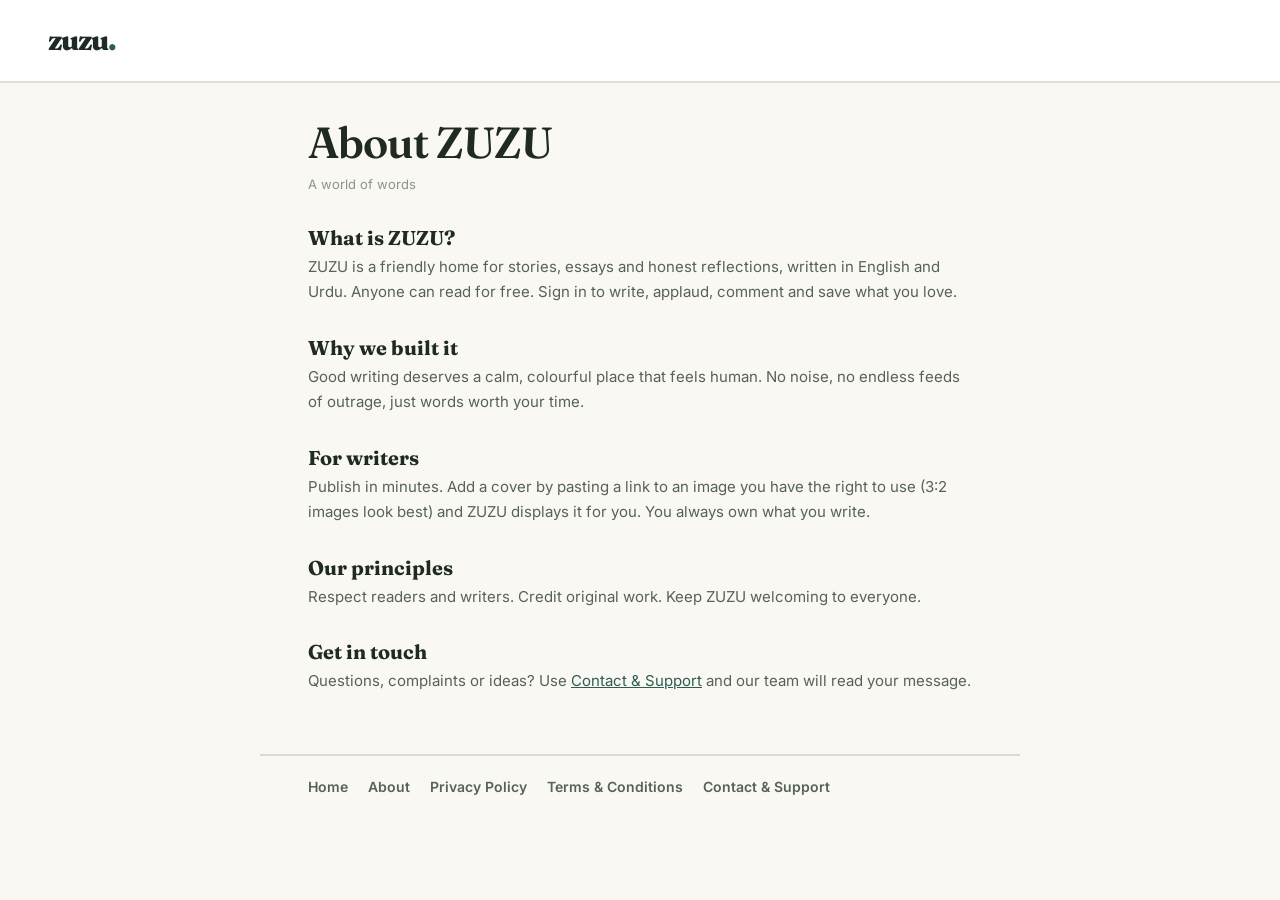
<file: about.html>
<!doctype html><html lang="en"><head><meta charset="utf-8"><meta name="viewport" content="width=device-width,initial-scale=1"><title>About ZUZU — ZUZU</title>
<link rel="stylesheet" href="style.css">
<script>try{document.documentElement.setAttribute("data-theme",localStorage.getItem("zuzu_theme")||"light")}catch(e){}</script></head><body class="page">
<header class="page-header"><a href="index.html">zuzu<span>.</span></a></header><main class="page-main"><h1>About ZUZU</h1><p class="d">A world of words</p><h2>What is ZUZU?</h2><p>ZUZU is a friendly home for stories, essays and honest reflections, written in English and Urdu. Anyone can read for free. Sign in to write, applaud, comment and save what you love.</p><h2>Why we built it</h2><p>Good writing deserves a calm, colourful place that feels human. No noise, no endless feeds of outrage, just words worth your time.</p><h2>For writers</h2><p>Publish in minutes. Add a cover by pasting a link to an image you have the right to use (3:2 images look best) and ZUZU displays it for you. You always own what you write.</p><h2>Our principles</h2><p>Respect readers and writers. Credit original work. Keep ZUZU welcoming to everyone.</p><h2>Get in touch</h2><p>Questions, complaints or ideas? Use <a href="index.html#contact">Contact &amp; Support</a> and our team will read your message.</p></main>
<footer class="page-footer"><a href="index.html">Home</a><a href="about.html">About</a><a href="privacy.html">Privacy Policy</a><a href="terms.html">Terms &amp; Conditions</a><a href="index.html#contact">Contact &amp; Support</a></footer></body></html>
</file>
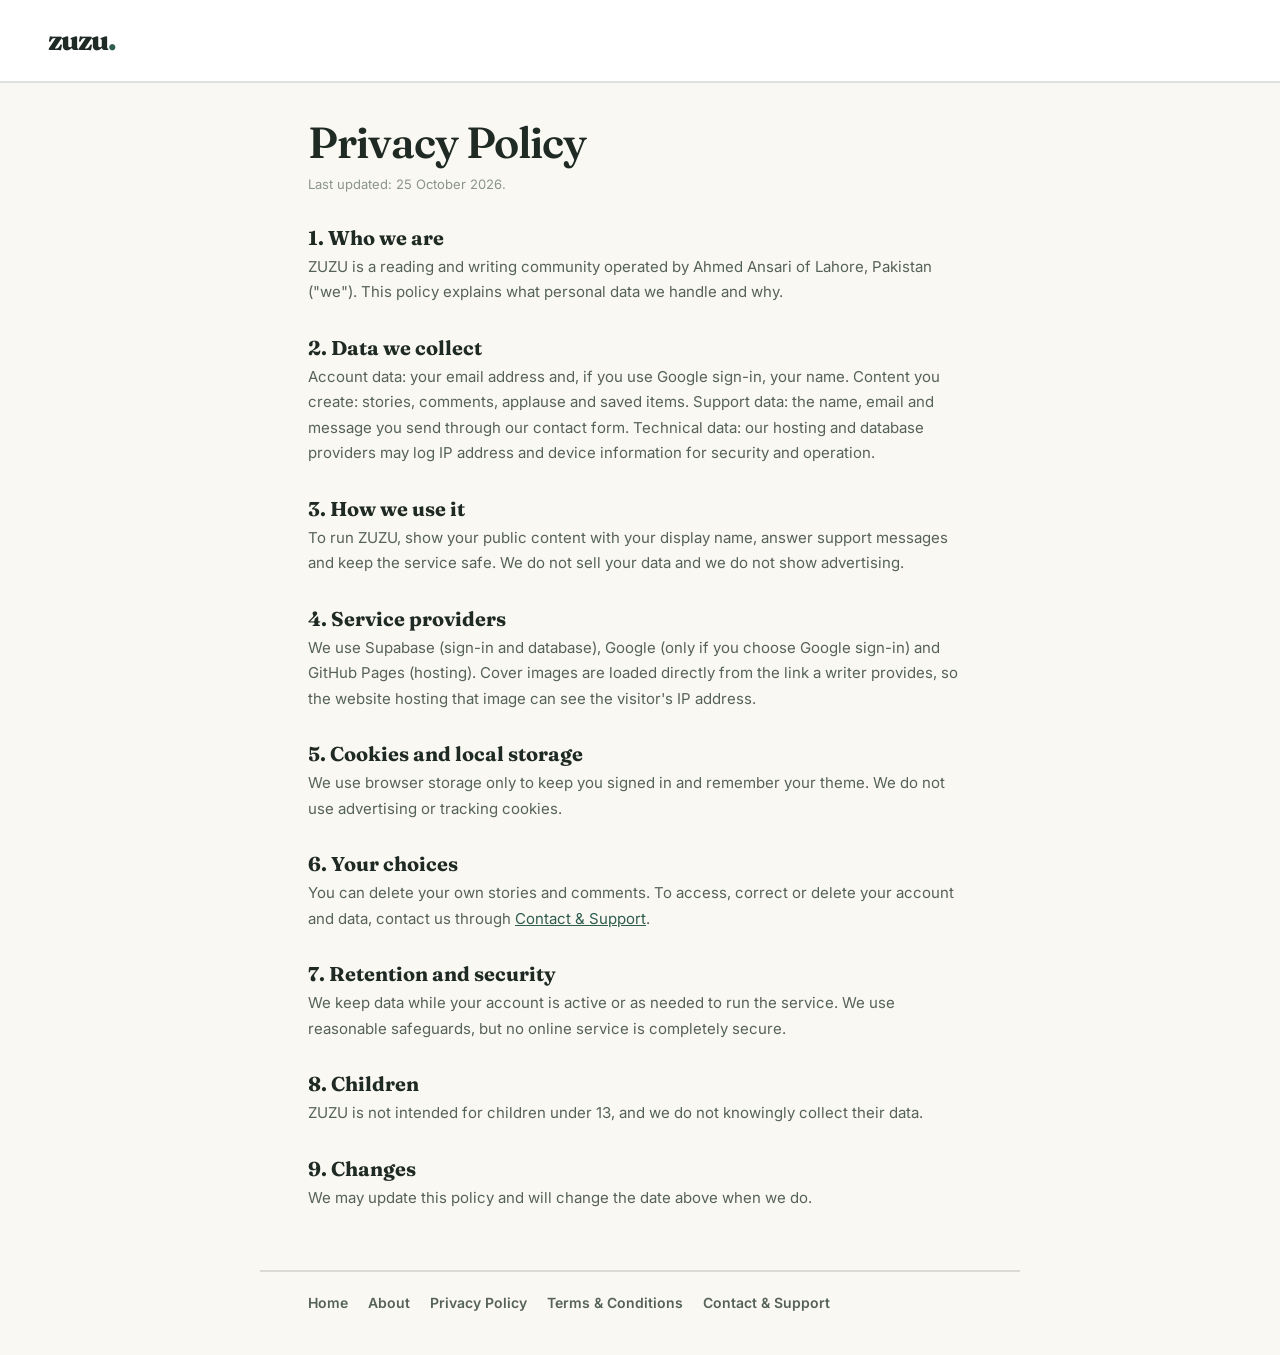
<file: privacy.html>
<!doctype html><html lang="en"><head><meta charset="utf-8"><meta name="viewport" content="width=device-width,initial-scale=1"><title>Privacy Policy — ZUZU</title>
<link rel="stylesheet" href="style.css">
<script>try{document.documentElement.setAttribute("data-theme",localStorage.getItem("zuzu_theme")||"light")}catch(e){}</script></head><body class="page">
<header class="page-header"><a href="index.html">zuzu<span>.</span></a></header><main class="page-main"><h1>Privacy Policy</h1><p class="d">Last updated: 25 October 2026.</p><h2>1. Who we are</h2><p>ZUZU is a reading and writing community operated by Ahmed Ansari of Lahore, Pakistan ("we"). This policy explains what personal data we handle and why.</p><h2>2. Data we collect</h2><p>Account data: your email address and, if you use Google sign-in, your name. Content you create: stories, comments, applause and saved items. Support data: the name, email and message you send through our contact form. Technical data: our hosting and database providers may log IP address and device information for security and operation.</p><h2>3. How we use it</h2><p>To run ZUZU, show your public content with your display name, answer support messages and keep the service safe. We do not sell your data and we do not show advertising.</p><h2>4. Service providers</h2><p>We use Supabase (sign-in and database), Google (only if you choose Google sign-in) and GitHub Pages (hosting). Cover images are loaded directly from the link a writer provides, so the website hosting that image can see the visitor's IP address.</p><h2>5. Cookies and local storage</h2><p>We use browser storage only to keep you signed in and remember your theme. We do not use advertising or tracking cookies.</p><h2>6. Your choices</h2><p>You can delete your own stories and comments. To access, correct or delete your account and data, contact us through <a href="index.html#contact">Contact &amp; Support</a>.</p><h2>7. Retention and security</h2><p>We keep data while your account is active or as needed to run the service. We use reasonable safeguards, but no online service is completely secure.</p><h2>8. Children</h2><p>ZUZU is not intended for children under 13, and we do not knowingly collect their data.</p><h2>9. Changes</h2><p>We may update this policy and will change the date above when we do.</p></main>
<footer class="page-footer"><a href="index.html">Home</a><a href="about.html">About</a><a href="privacy.html">Privacy Policy</a><a href="terms.html">Terms &amp; Conditions</a><a href="index.html#contact">Contact &amp; Support</a></footer></body></html>
</file>
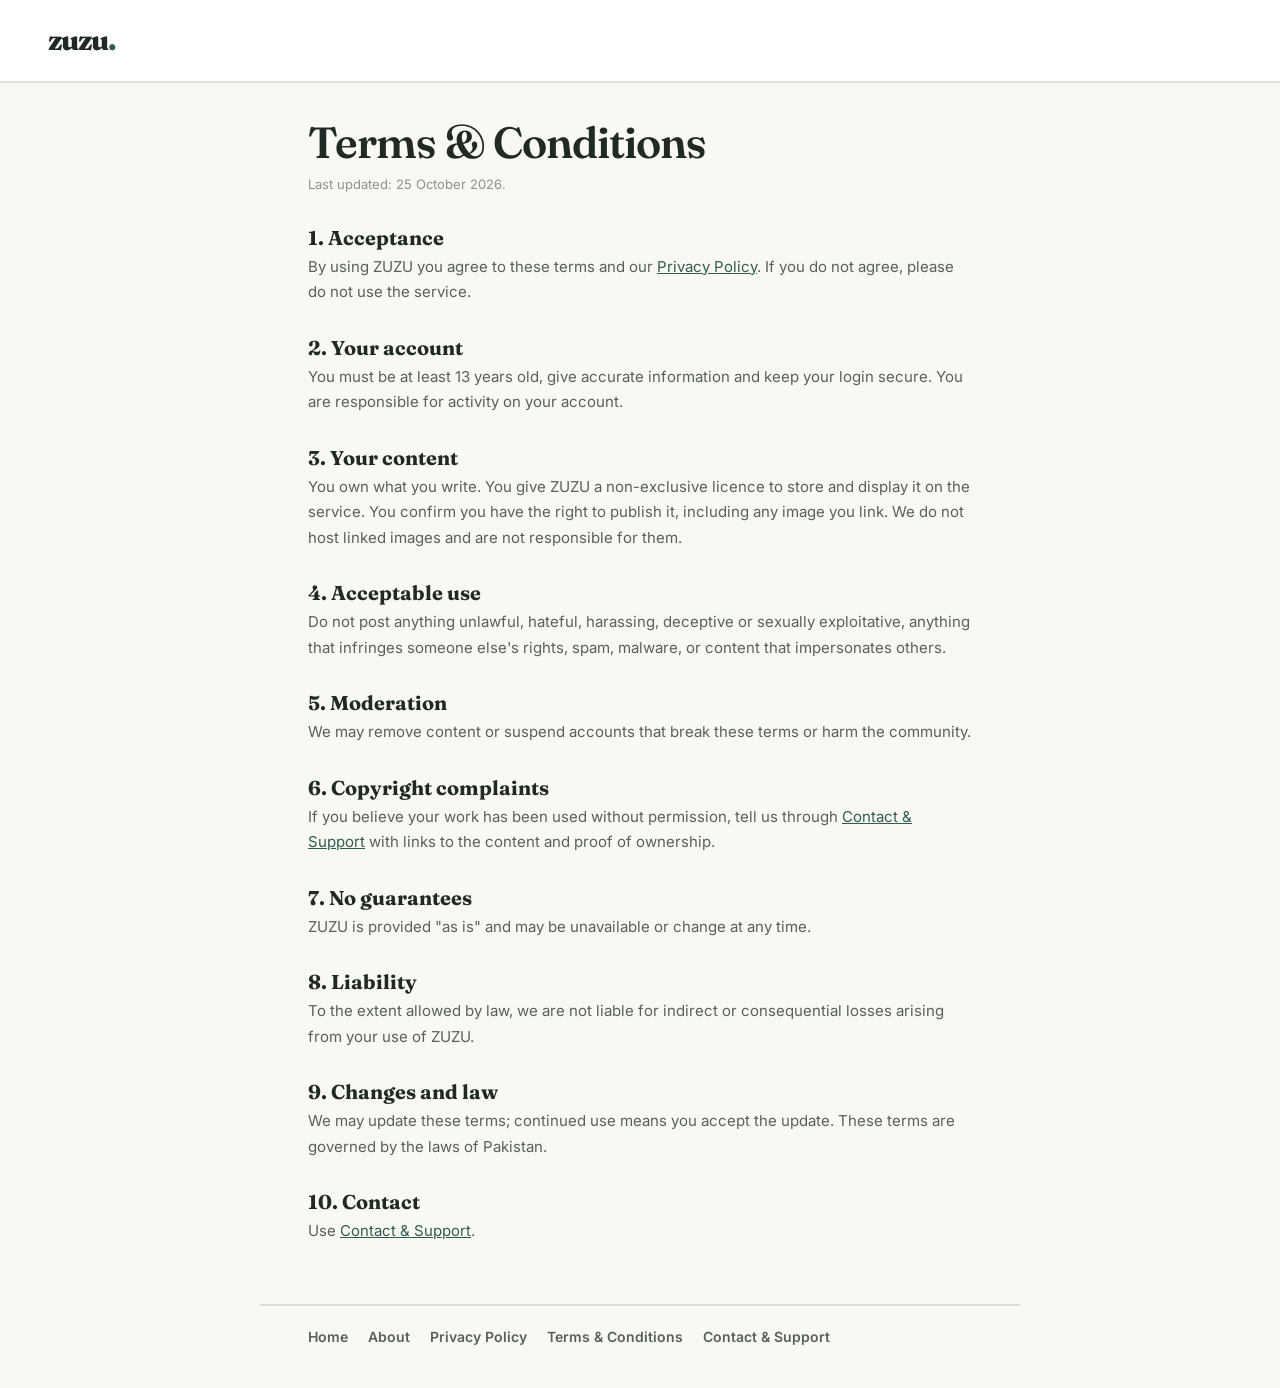
<file: terms.html>
<!doctype html><html lang="en"><head><meta charset="utf-8"><meta name="viewport" content="width=device-width,initial-scale=1"><title>Terms &amp; Conditions — ZUZU</title>
<link rel="stylesheet" href="style.css">
<script>try{document.documentElement.setAttribute("data-theme",localStorage.getItem("zuzu_theme")||"light")}catch(e){}</script></head><body class="page">
<header class="page-header"><a href="index.html">zuzu<span>.</span></a></header><main class="page-main"><h1>Terms &amp; Conditions</h1><p class="d">Last updated: 25 October 2026.</p><h2>1. Acceptance</h2><p>By using ZUZU you agree to these terms and our <a href="privacy.html">Privacy Policy</a>. If you do not agree, please do not use the service.</p><h2>2. Your account</h2><p>You must be at least 13 years old, give accurate information and keep your login secure. You are responsible for activity on your account.</p><h2>3. Your content</h2><p>You own what you write. You give ZUZU a non-exclusive licence to store and display it on the service. You confirm you have the right to publish it, including any image you link. We do not host linked images and are not responsible for them.</p><h2>4. Acceptable use</h2><p>Do not post anything unlawful, hateful, harassing, deceptive or sexually exploitative, anything that infringes someone else's rights, spam, malware, or content that impersonates others.</p><h2>5. Moderation</h2><p>We may remove content or suspend accounts that break these terms or harm the community.</p><h2>6. Copyright complaints</h2><p>If you believe your work has been used without permission, tell us through <a href="index.html#contact">Contact &amp; Support</a> with links to the content and proof of ownership.</p><h2>7. No guarantees</h2><p>ZUZU is provided "as is" and may be unavailable or change at any time.</p><h2>8. Liability</h2><p>To the extent allowed by law, we are not liable for indirect or consequential losses arising from your use of ZUZU.</p><h2>9. Changes and law</h2><p>We may update these terms; continued use means you accept the update. These terms are governed by the laws of Pakistan.</p><h2>10. Contact</h2><p>Use <a href="index.html#contact">Contact &amp; Support</a>.</p></main>
<footer class="page-footer"><a href="index.html">Home</a><a href="about.html">About</a><a href="privacy.html">Privacy Policy</a><a href="terms.html">Terms &amp; Conditions</a><a href="index.html#contact">Contact &amp; Support</a></footer></body></html>
</file>
<file: style.css>
/* =====================================================================
   ZUZU DESIGN FILE: every page links to this one file.
   Change the look of the whole site here and upload only style.css.
   - Fonts:   the @import line below + the --font-* variables
   - Colours: the :root[data-theme="light"] / ["dark"] / ["sepia"] blocks
   - Mascot:  the --mascot variable (hero + card covers)
   ===================================================================== */
@import url('https://fonts.googleapis.com/css2?family=Inter:wght@400;500;600;700;800;900&family=Bricolage+Grotesque:wght@600;700;800&family=Fraunces:wght@500;600;700&family=Lora:ital,wght@0,400;0,500;0,600;1,400&display=swap');
@font-face{font-family:'Jameel Noori Nastaleeq';src:url('jameel-noori.woff') format('woff');font-weight:400;font-style:normal;font-display:swap;unicode-range:U+0020-007E,U+00A0,U+0600-06FF,U+0750-077F,U+FB50-FDFF,U+FE70-FEFF,U+200C-200F,U+2013-2014,U+2018-201D,U+2026}

:root {
  --primary: #7652ef;
  --primary-soft: rgba(118, 82, 239, 0.09);
  --primary-hover: #633ee3;
  --bg: #ffffff;
  --panel: #ffffff;
  --card-bg: #fafaff;
  --ink: #1e1e2f;
  --ink-secondary: #58596f;
  --muted: #8b8c9e;
  --line: #ececf3;
  --tag-bg: #f4f0ff;
  --tag-color: #6a44ea;
  --shadow-sm: 0 4px 14px rgba(20, 16, 45, 0.04);
  --shadow-lg: 0 20px 60px rgba(18, 12, 46, 0.12);
  --radius-sm: 10px;
  --radius-md: 14px;
  --radius-lg: 20px;
  --font-sans: 'Inter', system-ui, -apple-system, sans-serif;
  --font-serif: 'Lora', Georgia, serif;
  --font-urdu: 'Jameel Noori Nastaleeq', serif;
}

[data-theme="sepia"] {
  --bg: #fbf0d9;
  --panel: #f4e8cc;
  --card-bg: #ede1c3;
  --ink: #3c3226;
  --ink-secondary: #655848;
  --muted: #8a7c6b;
  --line: #e3d6b9;
  --primary: #8a5a22;
  --primary-soft: rgba(138, 90, 34, 0.1);
  --tag-bg: #ebdcc0;
  --tag-color: #794d1b;
}

[data-theme="dark"] {
  --bg: #0f0f16;
  --panel: #161622;
  --card-bg: #1d1d2b;
  --ink: #f2f2fa;
  --ink-secondary: #a8a9be;
  --muted: #6f7086;
  --line: #242537;
  --primary: #9475ff;
  --primary-soft: rgba(148, 117, 255, 0.12);
  --tag-bg: #222038;
  --tag-color: #b5a0ff;
  --shadow-lg: 0 20px 60px rgba(0, 0, 0, 0.6);
}

* { box-sizing: border-box; margin: 0; padding: 0; }
body {
  background: var(--bg);
  color: var(--ink);
  font: 15px/1.6 var(--font-sans);
  -webkit-font-smoothing: antialiased;
  transition: background 0.25s ease, color 0.25s ease;
}

button, input, textarea, select { font: inherit; color: inherit; }
button { cursor: pointer; border: none; background: transparent; }
a { color: inherit; text-decoration: none; }

/* Grid Layout */
.app {
  min-height: 100vh;
  display: grid;
  grid-template-columns: 240px minmax(0, 1fr);
}

/* Sidebar */
.sidebar {
  border-right: 1px solid var(--line);
  padding: 30px 18px 24px;
  display: flex;
  flex-direction: column;
  height: 100vh;
  position: sticky;
  top: 0;
  background: var(--panel);
}

.logo {
  font-weight: 900;
  font-size: 28px;
  letter-spacing: -1.5px;
  padding: 0 12px 36px;
  color: var(--ink);
}
.logo span { color: var(--primary); }

.nav { display: grid; gap: 6px; }
.nav button, .side-bottom button {
  padding: 12px 14px;
  border-radius: var(--radius-md);
  color: var(--ink-secondary);
  display: flex;
  align-items: center;
  gap: 14px;
  font-weight: 500;
  font-size: 14px;
  transition: all 0.2s ease;
}
.nav button:hover, .side-bottom button:hover {
  background: var(--primary-soft);
  color: var(--primary);
}
.nav button.active {
  background: var(--primary-soft);
  color: var(--primary);
  font-weight: 700;
}
.icon { width: 19px; height: 19px; stroke-width: 2.2; stroke: currentColor; fill: none; }

.side-note {
  margin: auto 4px 18px;
  padding: 18px 16px;
  border-radius: var(--radius-md);
  background: linear-gradient(135deg, var(--primary-soft), transparent 80%);
  border: 1px solid var(--line);
  font-size: 13px;
  color: var(--ink-secondary);
  line-height: 1.45;
}
.side-note strong { display: block; color: var(--ink); margin-bottom: 4px; font-size: 14px; }
.side-bottom { display: grid; gap: 6px; border-top: 1px solid var(--line); padding-top: 14px; }

/* Top Header */
.topbar {
  height: 78px;
  padding: 0 clamp(20px, 4vw, 56px);
  display: flex;
  align-items: center;
  gap: 20px;
  border-bottom: 1px solid var(--line);
  position: sticky;
  top: 0;
  background: var(--panel);
  backdrop-filter: blur(14px);
  z-index: 20;
}
.mobile-logo { display: none; font-size: 24px; font-weight: 900; letter-spacing: -1px; }
.mobile-logo span { color: var(--primary); }

.searchbox {
  height: 44px;
  max-width: 540px;
  flex: 1;
  border: 1px solid var(--line);
  background: var(--card-bg);
  border-radius: 999px;
  display: flex;
  align-items: center;
  padding: 0 16px;
  gap: 12px;
  color: var(--muted);
  transition: border-color 0.2s;
}
.searchbox:focus-within { border-color: var(--primary); }
.searchbox input {
  border: 0;
  outline: 0;
  background: transparent;
  width: 100%;
  font-size: 14px;
}
.search-badge {
  font-size: 10px;
  background: var(--line);
  padding: 2px 6px;
  border-radius: 5px;
  color: var(--muted);
  font-weight: 700;
}

.top-actions { margin-left: auto; display: flex; align-items: center; gap: 12px; }
.btn-icon {
  width: 40px;
  height: 40px;
  border-radius: 50%;
  display: grid;
  place-items: center;
  color: var(--ink-secondary);
  border: 1px solid transparent;
  transition: all 0.2s;
}
.btn-icon:hover { background: var(--primary-soft); color: var(--primary); }
.avatar {
  width: 36px;
  height: 36px;
  border-radius: 50%;
  background: linear-gradient(135deg, #ffd3b6, #c2c0ff);
  display: grid;
  place-items: center;
  font-weight: 800;
  font-size: 13px;
  color: #3b3658;
  cursor: pointer;
}

/* Main Content */
.content {
  max-width: 1100px;
  margin: 0 auto;
  padding: 38px clamp(20px, 4vw, 56px) 60px;
}
.hero {
  display: flex;
  align-items: center;
  justify-content: space-between;
  gap: 20px;
  margin-bottom: 28px;
}
.eyebrow {
  font-size: 11px;
  font-weight: 800;
  letter-spacing: 2px;
  color: var(--primary);
  text-transform: uppercase;
  margin-bottom: 8px;
}
h1 {
  font-size: clamp(32px, 3.4vw, 46px);
  letter-spacing: -1.6px;
  line-height: 1.1;
  font-weight: 800;
  margin-bottom: 10px;
}
.hero p { color: var(--muted); max-width: 520px; font-size: 15px; }

.glass-orb {
  width: 150px;
  height: 90px;
  border-radius: 65% 35% 60% 40%;
  background: linear-gradient(135deg, rgba(118, 82, 239, 0.4), rgba(246, 135, 179, 0.4), rgba(254, 215, 102, 0.3));
  filter: blur(2px);
  box-shadow: inset 0 0 25px rgba(255, 255, 255, 0.6);
  transform: rotate(-10deg);
}

/* Topic Bar */
.topic-row {
  display: flex;
  gap: 8px;
  overflow-x: auto;
  padding-bottom: 16px;
  margin-bottom: 28px;
  border-bottom: 1px solid var(--line);
  scrollbar-width: none;
}
.topic-row::-webkit-scrollbar { display: none; }
.topic-btn {
  white-space: nowrap;
  padding: 8px 16px;
  border-radius: 999px;
  background: var(--card-bg);
  border: 1px solid var(--line);
  font-size: 13px;
  font-weight: 500;
  color: var(--ink-secondary);
  transition: all 0.2s ease;
}
.topic-btn:hover { border-color: var(--primary); color: var(--primary); }
.topic-btn.active {
  background: var(--primary);
  border-color: var(--primary);
  color: #fff;
  font-weight: 600;
}

/* Feed Header */
.feed-head {
  display: flex;
  align-items: center;
  justify-content: space-between;
  margin-bottom: 16px;
}
.feed-head h2 { font-size: 19px; letter-spacing: -0.4px; }
.sort-select {
  border: none;
  background: transparent;
  color: var(--muted);
  font-size: 13px;
  font-weight: 600;
  cursor: pointer;
  outline: none;
}

/* Story Item */
.feed { display: grid; gap: 4px; }
.story {
  display: grid;
  grid-template-columns: 240px minmax(0, 1fr);
  gap: 28px;
  padding: 24px 0;
  border-bottom: 1px solid var(--line);
  align-items: center;
  transition: transform 0.2s ease;
}
.cover-box {
  width: 100%;
  aspect-ratio: 16/10;
  border-radius: var(--radius-md);
  overflow: hidden;
  background: var(--card-bg);
  position: relative;
}
.cover-box img {
  width: 100%;
  height: 100%;
  object-fit: cover;
  transition: transform 0.4s ease;
}
.story:hover .cover-box img { transform: scale(1.03); }

.story-meta {
  display: flex;
  align-items: center;
  gap: 8px;
  color: var(--muted);
  font-size: 12px;
  margin-bottom: 8px;
}
.tag {
  background: var(--tag-bg);
  color: var(--tag-color);
  font-size: 11px;
  font-weight: 700;
  letter-spacing: 0.3px;
  padding: 3px 8px;
  border-radius: 6px;
  text-transform: uppercase;
}
.story h3 {
  font-size: clamp(19px, 2.1vw, 24px);
  line-height: 1.25;
  margin-bottom: 8px;
  letter-spacing: -0.5px;
}
.story h3 a:hover { color: var(--primary); }
.story p {
  color: var(--ink-secondary);
  font-size: 14.5px;
  line-height: 1.5;
  margin-bottom: 14px;
}

.urdu-text {
  font-family: var(--font-urdu) !important;
  direction: rtl;
  text-align: right;
  line-height: 1.9 !important;
}

.byline {
  display: flex;
  align-items: center;
  gap: 10px;
  font-size: 12.5px;
  color: var(--muted);
}
.mini-avatar {
  width: 26px;
  height: 26px;
  border-radius: 50%;
  background: var(--primary-soft);
  color: var(--primary);
  display: grid;
  place-items: center;
  font-size: 11px;
  font-weight: 800;
}
.story-actions { margin-left: auto; display: flex; gap: 8px; align-items: center; }
.action-btn {
  display: inline-flex;
  align-items: center;
  gap: 5px;
  padding: 5px 8px;
  border-radius: 8px;
  color: var(--muted);
  font-size: 12px;
  transition: all 0.2s;
}
.action-btn:hover { background: var(--primary-soft); color: var(--primary); }
.action-btn.active { color: var(--primary); font-weight: 700; }
.action-btn svg { width: 16px; height: 16px; stroke-width: 2.2; }

/* Modal & Reader */
.modal-backdrop {
  position: fixed;
  inset: 0;
  background: rgba(12, 10, 24, 0.45);
  backdrop-filter: blur(6px);
  display: none;
  place-items: center;
  padding: 20px;
  z-index: 100;
  overflow-y: auto;
}
.modal-backdrop.open { display: grid; }
.modal {
  background: var(--panel);
  border: 1px solid var(--line);
  border-radius: var(--radius-lg);
  width: min(740px, 100%);
  max-height: 90vh;
  overflow-y: auto;
  padding: 34px clamp(20px, 4vw, 44px);
  box-shadow: var(--shadow-lg);
  position: relative;
  animation: slideUp 0.25s cubic-bezier(0.16, 1, 0.3, 1);
}

@keyframes slideUp {
  from { opacity: 0; transform: translateY(18px) scale(0.98); }
  to { opacity: 1; transform: translateY(0) scale(1); }
}

.modal-head {
  display: flex;
  align-items: center;
  justify-content: space-between;
  margin-bottom: 20px;
}
.btn-close {
  width: 36px;
  height: 36px;
  border-radius: 50%;
  background: var(--card-bg);
  display: grid;
  place-items: center;
  color: var(--muted);
  transition: all 0.2s;
}
.btn-close:hover { color: var(--ink); background: var(--line); }

.article-title {
  font-size: clamp(26px, 3.8vw, 38px);
  line-height: 1.2;
  letter-spacing: -0.8px;
  margin-bottom: 12px;
}
.article-cover {
  width: 100%;
  aspect-ratio: 16/9;
  object-fit: cover;
  border-radius: var(--radius-md);
  margin: 20px 0 28px;
}
.article-content {
  font-family: var(--font-serif);
  font-size: 19px;
  line-height: 1.85;
  color: var(--ink);
  white-space: pre-wrap;
}

/* Forms */
.form-field { margin-bottom: 18px; display: grid; gap: 7px; }
.form-field label { font-size: 12px; font-weight: 700; color: var(--ink-secondary); letter-spacing: 0.5px; }
.form-field input, .form-field select, .form-field textarea {
  width: 100%;
  border: 1px solid var(--line);
  background: var(--card-bg);
  border-radius: var(--radius-md);
  padding: 12px 14px;
  outline: none;
  transition: border-color 0.2s;
}
.form-field textarea { min-height: 180px; resize: vertical; line-height: 1.6; }
.form-field input:focus, .form-field select:focus, .form-field textarea:focus {
  border-color: var(--primary);
  background: var(--panel);
}

.primary-btn {
  background: var(--primary);
  color: #fff;
  font-weight: 600;
  padding: 12px 22px;
  border-radius: var(--radius-md);
  display: inline-flex;
  align-items: center;
  gap: 8px;
  transition: background 0.2s;
}
.primary-btn:hover { background: var(--primary-hover); }
.secondary-btn {
  border: 1px solid var(--line);
  background: var(--panel);
  color: var(--ink-secondary);
  font-weight: 600;
  padding: 11px 18px;
  border-radius: var(--radius-md);
}
.secondary-btn:hover { background: var(--card-bg); }

/* Comments Drawer / Section */
.comments-wrap {
  margin-top: 40px;
  border-top: 1px solid var(--line);
  padding-top: 28px;
}
.comments-wrap h3 { font-size: 18px; margin-bottom: 16px; }
.comment-list { display: grid; gap: 14px; margin-bottom: 24px; }
.comment-card {
  padding: 14px 16px;
  border-radius: var(--radius-md);
  background: var(--card-bg);
  border: 1px solid var(--line);
  font-size: 13.5px;
}
.comment-card-head { display: flex; justify-content: space-between; font-weight: 700; margin-bottom: 4px; font-size: 12px; color: var(--ink-secondary); }

/* Toast */
.toast {
  position: fixed;
  bottom: 30px;
  left: 50%;
  transform: translateX(-50%) translateY(30px);
  background: var(--ink);
  color: var(--bg);
  padding: 10px 20px;
  border-radius: 999px;
  font-size: 13px;
  font-weight: 600;
  box-shadow: var(--shadow-lg);
  opacity: 0;
  pointer-events: none;
  transition: all 0.25s cubic-bezier(0.16, 1, 0.3, 1);
  z-index: 200;
}
.toast.show { opacity: 1; transform: translateX(-50%) translateY(0); }

/* Bottom Nav (Mobile) */
.bottom-nav {
  display: none;
  position: fixed;
  bottom: 0;
  left: 0;
  right: 0;
  height: 66px;
  background: var(--panel);
  border-top: 1px solid var(--line);
  justify-content: space-around;
  align-items: center;
  z-index: 30;
}
.bottom-nav button {
  display: flex;
  flex-direction: column;
  align-items: center;
  gap: 3px;
  font-size: 10.5px;
  color: var(--muted);
  font-weight: 600;
}
.bottom-nav button.active { color: var(--primary); }

@media(max-width: 820px) {
  .app { display: block; }
  .sidebar { display: none; }
  .mobile-logo { display: block; }
  .bottom-nav { display: flex; }
  .topbar { padding: 0 16px; height: 66px; }
  .content { padding: 24px 16px 90px; }
  .story { grid-template-columns: 100px minmax(0, 1fr); gap: 14px; padding: 18px 0; align-items: start; }
  .story h3 { font-size: 16px; margin-bottom: 4px; }
  .story p { font-size: 13px; -webkit-line-clamp: 2; display: -webkit-box; -webkit-box-orient: vertical; overflow: hidden; margin-bottom: 8px; }
  .glass-orb { display: none; }
  .cover-box { aspect-ratio: 1; }
  .story-actions .action-comments { display: none; }
}
/* ===== Bear-inspired theme ===== */
:root{--font-round:'Nunito',var(--font-sans)}
:root[data-theme="light"]{--bg:#fff8f2;--panel:#fff;--card-bg:#fff;--ink:#2b2433;--ink-secondary:#5d5566;--muted:#9a909f;--line:#f0e2d9;--primary:#dd4a4f;--primary-hover:#c63c42;--primary-soft:rgba(221,74,79,.1);--tag-bg:#fde9e8;--tag-color:#c63c42}
:root[data-theme="dark"]{--bg:#1b1a2b;--panel:#242238;--card-bg:#2c2a45;--ink:#f6f3fa;--ink-secondary:#b9b4cc;--muted:#827e9c;--line:#34314f;--primary:#ff7378;--primary-soft:rgba(255,115,120,.14);--tag-bg:#3a2f4d;--tag-color:#ffa4a8}
h1,.logo,.mobile-logo,.feed-head h2,.story h3,.article-title,.eyebrow{font-family:var(--font-round)}
.urdu-text,.urdu-text *{font-family:var(--font-urdu)!important}
.logo{font-size:30px}
.side-note{background:linear-gradient(135deg,#7b4fb0,#9a6bd6);border:0;color:rgba(255,255,255,.9)}
.side-note strong{color:#fff}
.hero{position:relative;overflow:hidden;background:linear-gradient(135deg,#e5545a,#c93a4a);border-radius:28px;padding:34px clamp(22px,4vw,44px);box-shadow:0 18px 40px rgba(201,58,74,.25)}
.hero:before{content:"";position:absolute;right:-70px;top:-90px;width:280px;height:280px;border-radius:50%;background:rgba(255,255,255,.1)}
.hero>*{position:relative}
.hero h1,.hero p{color:#fff}
.hero p{opacity:.9}
.hero .eyebrow{display:inline-block;background:rgba(255,255,255,.2);color:#fff;padding:4px 12px;border-radius:999px}
.hero-bear{width:150px;flex:none}
.topic-btn:nth-child(6n+1){--c:#dd4a4f}.topic-btn:nth-child(6n+2){--c:#7b4fb0}.topic-btn:nth-child(6n+3){--c:#e08f00}.topic-btn:nth-child(6n+4){--c:#2fa584}.topic-btn:nth-child(6n+5){--c:#e2538a}.topic-btn:nth-child(6n+6){--c:#2e8fd8}
.topic-btn{background:transparent;border:2px solid var(--c);color:var(--c);font-weight:700}
.topic-btn:hover{background:var(--card-bg);color:var(--c);border-color:var(--c)}
.topic-btn.active{background:var(--c);border-color:var(--c);color:#fff}
.feed{grid-template-columns:repeat(auto-fill,minmax(290px,1fr));gap:22px}
.story:nth-child(6n+1){--c:#e5545a}.story:nth-child(6n+2){--c:#7b4fb0}.story:nth-child(6n+3){--c:#f2a20c}.story:nth-child(6n+4){--c:#2fa584}.story:nth-child(6n+5){--c:#ec6a93}.story:nth-child(6n+6){--c:#2e8fd8}
.story{display:flex;flex-direction:column;align-items:stretch;gap:0;padding:0;border:2px solid var(--line);border-radius:26px;overflow:hidden;background:var(--panel);transition:transform .2s,box-shadow .2s}
.story:hover{transform:translateY(-5px) rotate(-.4deg);box-shadow:var(--shadow-lg)}
.story>div:last-child{padding:18px 20px 16px}
.cover-box{border-radius:0;background:var(--c)}
.story .tag{background:var(--c);color:#fff}
.modal{border-radius:28px}
.primary-btn,.secondary-btn{border-radius:999px}
@media(max-width:820px){.feed{grid-template-columns:1fr}.story{padding:0;gap:0}.cover-box{aspect-ratio:16/9}.story h3{font-size:19px}.hero{border-radius:22px;padding:24px 20px}.hero-bear{width:84px}}
/* ===== Original ink & paper identity ===== */
:root{--font-round:'Bricolage Grotesque',var(--font-sans);--edge:var(--ink)}
:root[data-theme="light"]{--bg:#fbf8f1;--panel:#fff;--card-bg:#fff;--ink:#1d1b3a;--ink-secondary:#5a5878;--muted:#8d8ba5;--line:#e6e1d3;--primary:#5b4bdb;--primary-hover:#4a3bc4;--primary-soft:rgba(91,75,219,.1);--tag-bg:#ecebff;--tag-color:#4a3bc4}
:root[data-theme="dark"]{--bg:#12112a;--panel:#1a1940;--card-bg:#232256;--ink:#f4f2ff;--ink-secondary:#b6b3dc;--muted:#837fb5;--line:#33307a;--primary:#9d90ff;--primary-hover:#b3a9ff;--primary-soft:rgba(157,144,255,.14);--tag-bg:#2d2a6e;--tag-color:#c5bdff;--edge:#7a72e0}
.logo span{color:#f7c04a}
.side-note{background:#f7c04a;border:2px solid var(--edge);box-shadow:3px 3px 0 var(--edge);color:#1d1b3a}
.side-note strong{color:#1d1b3a}
.hero{background:linear-gradient(135deg,#2b2a7a,#5b4bdb);border:2px solid var(--edge);box-shadow:6px 6px 0 var(--edge)}
.hero:before{background:rgba(247,192,74,.28)}
.hero .eyebrow{background:#f7c04a;color:#1d1b3a}
.topic-btn:nth-child(6n+1){--c:#f7c04a}.topic-btn:nth-child(6n+2){--c:#4fd6b0}.topic-btn:nth-child(6n+3){--c:#ff8a70}.topic-btn:nth-child(6n+4){--c:#a99cff}.topic-btn:nth-child(6n+5){--c:#6cc7f7}.topic-btn:nth-child(6n+6){--c:#ff93bb}
.topic-btn{background:var(--card-bg);color:var(--ink);border:2px solid var(--edge);box-shadow:2px 2px 0 var(--edge);margin:0 2px 2px 0}
.topic-btn:hover,.topic-btn.active{background:var(--c);color:#1d1b3a;border-color:var(--edge)}
.topic-btn.active{box-shadow:none;transform:translate(2px,2px)}
.story:nth-child(6n+1){--c:#f7c04a}.story:nth-child(6n+2){--c:#4fd6b0}.story:nth-child(6n+3){--c:#ff8a70}.story:nth-child(6n+4){--c:#a99cff}.story:nth-child(6n+5){--c:#6cc7f7}.story:nth-child(6n+6){--c:#ff93bb}
.story{border:2px solid var(--edge);box-shadow:5px 5px 0 var(--edge);border-radius:22px;padding:10px;transition:transform .15s,box-shadow .15s}
.story:hover{transform:translate(-2px,-2px);box-shadow:8px 8px 0 var(--edge)}
.story>div:last-child{padding:14px 8px 8px}
.cover-box{aspect-ratio:3/2;border-radius:14px;border:2px solid var(--edge)}
.story .tag{background:var(--c);color:#1d1b3a}
.article-cover{aspect-ratio:3/2;background:linear-gradient(135deg,var(--primary-soft),var(--tag-bg))}
.primary-btn{border:2px solid var(--edge);box-shadow:3px 3px 0 var(--edge)}
:root[data-theme="dark"] .primary-btn{color:#12112a}
/* ===== Zuzu: one mascot everywhere ===== */
:root{--mascot:url("data:image/svg+xml,%3Csvg xmlns='http://www.w3.org/2000/svg' viewBox='0 0 300 200'%3E%3Cellipse cx='126' cy='188' rx='13' ry='6' fill='%23d9a441' stroke='%231f2a24' stroke-width='3'/%3E%3Cellipse cx='174' cy='188' rx='13' ry='6' fill='%23d9a441' stroke='%231f2a24' stroke-width='3'/%3E%3Cpath d='M150 52C124 44 116 20 128 6c26 6 38 28 22 46z' fill='%23c8815a' stroke='%231f2a24' stroke-width='4' stroke-linejoin='round'/%3E%3Cpath d='M130 12q10 18 20 38' stroke='%231f2a24' stroke-width='3' fill='none' stroke-linecap='round'/%3E%3Cellipse cx='80' cy='126' rx='13' ry='26' transform='rotate(18 80 126)' fill='%23e8efe9' stroke='%231f2a24' stroke-width='4'/%3E%3Cellipse cx='220' cy='126' rx='13' ry='26' transform='rotate(-18 220 126)' fill='%23e8efe9' stroke='%231f2a24' stroke-width='4'/%3E%3Ccircle cx='150' cy='114' r='70' fill='%23fff' stroke='%231f2a24' stroke-width='5'/%3E%3Cellipse cx='150' cy='144' rx='38' ry='28' fill='%23f1f5f0'/%3E%3Cellipse cx='122' cy='104' rx='9' ry='12' fill='%231f2a24'/%3E%3Cellipse cx='178' cy='104' rx='9' ry='12' fill='%231f2a24'/%3E%3Ccircle cx='125' cy='99' r='3.6' fill='%23fff'/%3E%3Ccircle cx='181' cy='99' r='3.6' fill='%23fff'/%3E%3Ccircle cx='120' cy='108' r='2' fill='%23fff'/%3E%3Ccircle cx='176' cy='108' r='2' fill='%23fff'/%3E%3Ccircle cx='100' cy='126' r='10' fill='%23ffb3c1' opacity='.8'/%3E%3Ccircle cx='200' cy='126' r='10' fill='%23ffb3c1' opacity='.8'/%3E%3Cpath d='M141 116q9-6 18 0q-3 13-9 13q-6 0-9-13z' fill='%23d9a441' stroke='%231f2a24' stroke-width='3' stroke-linejoin='round'/%3E%3C/svg%3E")}
.cover-box{background-image:var(--mascot);background-repeat:no-repeat;background-position:center bottom;background-size:auto 88%}
.hero-bear{width:190px;flex:none;animation:zuzu-bob 3s ease-in-out infinite}
@keyframes zuzu-bob{0%,100%{transform:translateY(0)}50%{transform:translateY(-7px)}}
@media(prefers-reduced-motion:reduce){.hero-bear{animation:none}}
@media(max-width:820px){.hero-bear{width:112px}}
.action-btn svg{stroke:currentColor;stroke-linecap:round;stroke-linejoin:round}
.badge{display:inline-block;font-size:11px;font-weight:800;padding:1px 10px;border-radius:999px;border:2px solid var(--edge);background:var(--tag-bg);color:var(--tag-color)}
.mini-row{display:flex;flex-wrap:wrap;gap:10px;align-items:center;justify-content:space-between;padding:14px 16px;border:2px solid var(--edge);border-radius:16px;margin-bottom:12px;background:var(--panel)}
.avatar{background-size:cover;background-position:center}
.site-footer{margin:50px auto 0;max-width:1100px;padding:28px clamp(20px,4vw,56px) 40px;border-top:2px solid var(--edge);font-size:13px;color:var(--muted);display:flex;flex-wrap:wrap;gap:8px 20px;align-items:center}
.site-footer a{font-weight:600;color:var(--ink-secondary)}.site-footer a:hover{color:var(--primary)}
@media(max-width:820px){.site-footer{padding-bottom:96px}}

.hero-bear{background:var(--mascot) center bottom/contain no-repeat;aspect-ratio:3/2}

/* ===== Static pages: About / Privacy / Terms / Admin inbox ===== */
.page-header{display:flex;align-items:center;gap:14px;padding:18px clamp(20px,5vw,48px);border-bottom:2px solid var(--edge);background:var(--panel)}
.page-header a{font-family:var(--font-round);font-weight:800;font-size:28px;letter-spacing:-1px}
.page-header a span{color:var(--primary)}
.page-header em{font-size:13px;color:var(--muted);font-style:normal}
.page-main{max-width:760px;margin:0 auto;padding:36px clamp(20px,5vw,48px) 60px}
.page-main h1{margin-bottom:6px}
.page-main h2{font:700 20px var(--font-round);margin:30px 0 4px}
.page-main p,.page-main li{color:var(--ink-secondary);line-height:1.7}
.page-main .d{font-size:13px;color:var(--muted)}
.page-main a{color:var(--primary);text-decoration:underline}
.page-footer{max-width:760px;margin:0 auto;padding:20px clamp(20px,5vw,48px) 40px;border-top:2px solid var(--edge);display:flex;flex-wrap:wrap;gap:8px 20px;font-size:14px}
.page-footer a{font-weight:600;color:var(--ink-secondary)}.page-footer a:hover{color:var(--primary)}
.page-main button{font-weight:600;font-size:13px;padding:6px 14px;border:2px solid var(--edge);border-radius:999px;margin:0 6px 6px 0}
.page-main button.on{background:var(--primary);color:#fff;border-color:var(--primary)}
.page-main article{border:2px solid var(--edge);border-radius:18px;padding:16px;margin:0 0 16px;box-shadow:4px 4px 0 var(--edge);background:var(--panel)}
.page-main .top{display:flex;flex-wrap:wrap;gap:4px 14px;align-items:baseline}
.page-main time{margin-left:auto;font-size:12px;color:var(--muted)}
.page-main article p{white-space:pre-wrap;margin:10px 0 12px;color:var(--ink)}

/* ===== Premium sage theme (delete this whole block to go back to the bold look) =====
   Want another palette? Change --primary, --tag-*, the .hero gradient and the six pastel
   cover colours below. Ideas: terracotta #b4543a | ocean #1f5f7a | charcoal #2b2b2b + gold #c9a24b */
:root{--font-round:'Fraunces',Georgia,serif;--edge:rgba(31,42,36,.14)}
:root[data-theme="light"]{--bg:#faf8f3;--panel:#fff;--card-bg:#fff;--ink:#1f2a24;--ink-secondary:#55625a;--muted:#8a948d;--line:#ebe6da;--primary:#2f5d50;--primary-hover:#244a40;--primary-soft:rgba(47,93,80,.09);--tag-bg:#e8efe9;--tag-color:#2f5d50;--edge:rgba(31,42,36,.14)}
:root[data-theme="dark"]{--bg:#0f1512;--panel:#161d19;--card-bg:#1c2420;--ink:#eef2ee;--ink-secondary:#a9b5ad;--muted:#78847c;--line:#25302a;--primary:#8fc3a8;--primary-hover:#a7d3bd;--primary-soft:rgba(143,195,168,.13);--tag-bg:#1f2e27;--tag-color:#a7d3bd;--edge:rgba(238,242,238,.14)}
h1,.hero h1{font-weight:600;letter-spacing:-1px}
.logo{font-weight:700;letter-spacing:-.5px}.logo span{color:#c8815a}
.story h3{font-weight:600;letter-spacing:-.2px}
.hero{background:linear-gradient(135deg,#1f3a33,#2f5d50);border:0;box-shadow:0 18px 40px rgba(31,58,51,.22)}
.hero:before{background:rgba(217,184,114,.16)}
.hero .eyebrow{background:#e3c98a;color:#1f2a24}
.hero-bear{animation-duration:6s}
.topic-btn:nth-child(6n+1),.story:nth-child(6n+1){--c:#cfe0d3}.topic-btn:nth-child(6n+2),.story:nth-child(6n+2){--c:#ecdcc3}.topic-btn:nth-child(6n+3),.story:nth-child(6n+3){--c:#e8c4b2}
.topic-btn:nth-child(6n+4),.story:nth-child(6n+4){--c:#cfdde6}.topic-btn:nth-child(6n+5),.story:nth-child(6n+5){--c:#ecd3d6}.topic-btn:nth-child(6n+6),.story:nth-child(6n+6){--c:#dbe0bf}
.topic-btn{border:1px solid var(--edge);box-shadow:none;background:var(--card-bg);transition:transform .2s,background .2s}
.topic-btn:hover,.topic-btn.active{background:var(--c);color:#1f2a24;border-color:transparent}
.topic-btn.active{transform:none;box-shadow:none}.topic-btn:active{transform:scale(.97)}
.story{border:1px solid var(--edge);border-radius:20px;box-shadow:0 1px 2px rgba(31,42,36,.05),0 8px 24px rgba(31,42,36,.07);transition:transform .35s cubic-bezier(.2,.7,.2,1),box-shadow .35s}
.story:hover{transform:translateY(-4px);box-shadow:0 2px 4px rgba(31,42,36,.06),0 16px 36px rgba(31,42,36,.12)}
:root[data-theme="dark"] .story{box-shadow:0 8px 24px rgba(0,0,0,.35)}:root[data-theme="dark"] .story:hover{box-shadow:0 16px 36px rgba(0,0,0,.5)}
.cover-box{border:0;border-radius:14px}
.story .tag{background:var(--c);color:#1f2a24}
.side-note{background:#ecdcc3;border:0;box-shadow:none;color:#1f2a24}.side-note strong{color:#1f2a24}
.primary-btn{border:0;box-shadow:0 6px 16px rgba(47,93,80,.22);color:#fff}
:root[data-theme="dark"] .primary-btn{color:#0f1512;box-shadow:none}
.mini-row,.page-main article{border:1px solid var(--edge);box-shadow:none}
.page-header,.page-footer,.site-footer{border-color:var(--edge)}
.page-main button{border:1px solid var(--edge)}

/* Urdu: Jameel Noori has one weight only, so never fake bold on it */
.urdu-text,.urdu-text *{font-synthesis:none}
</file>
